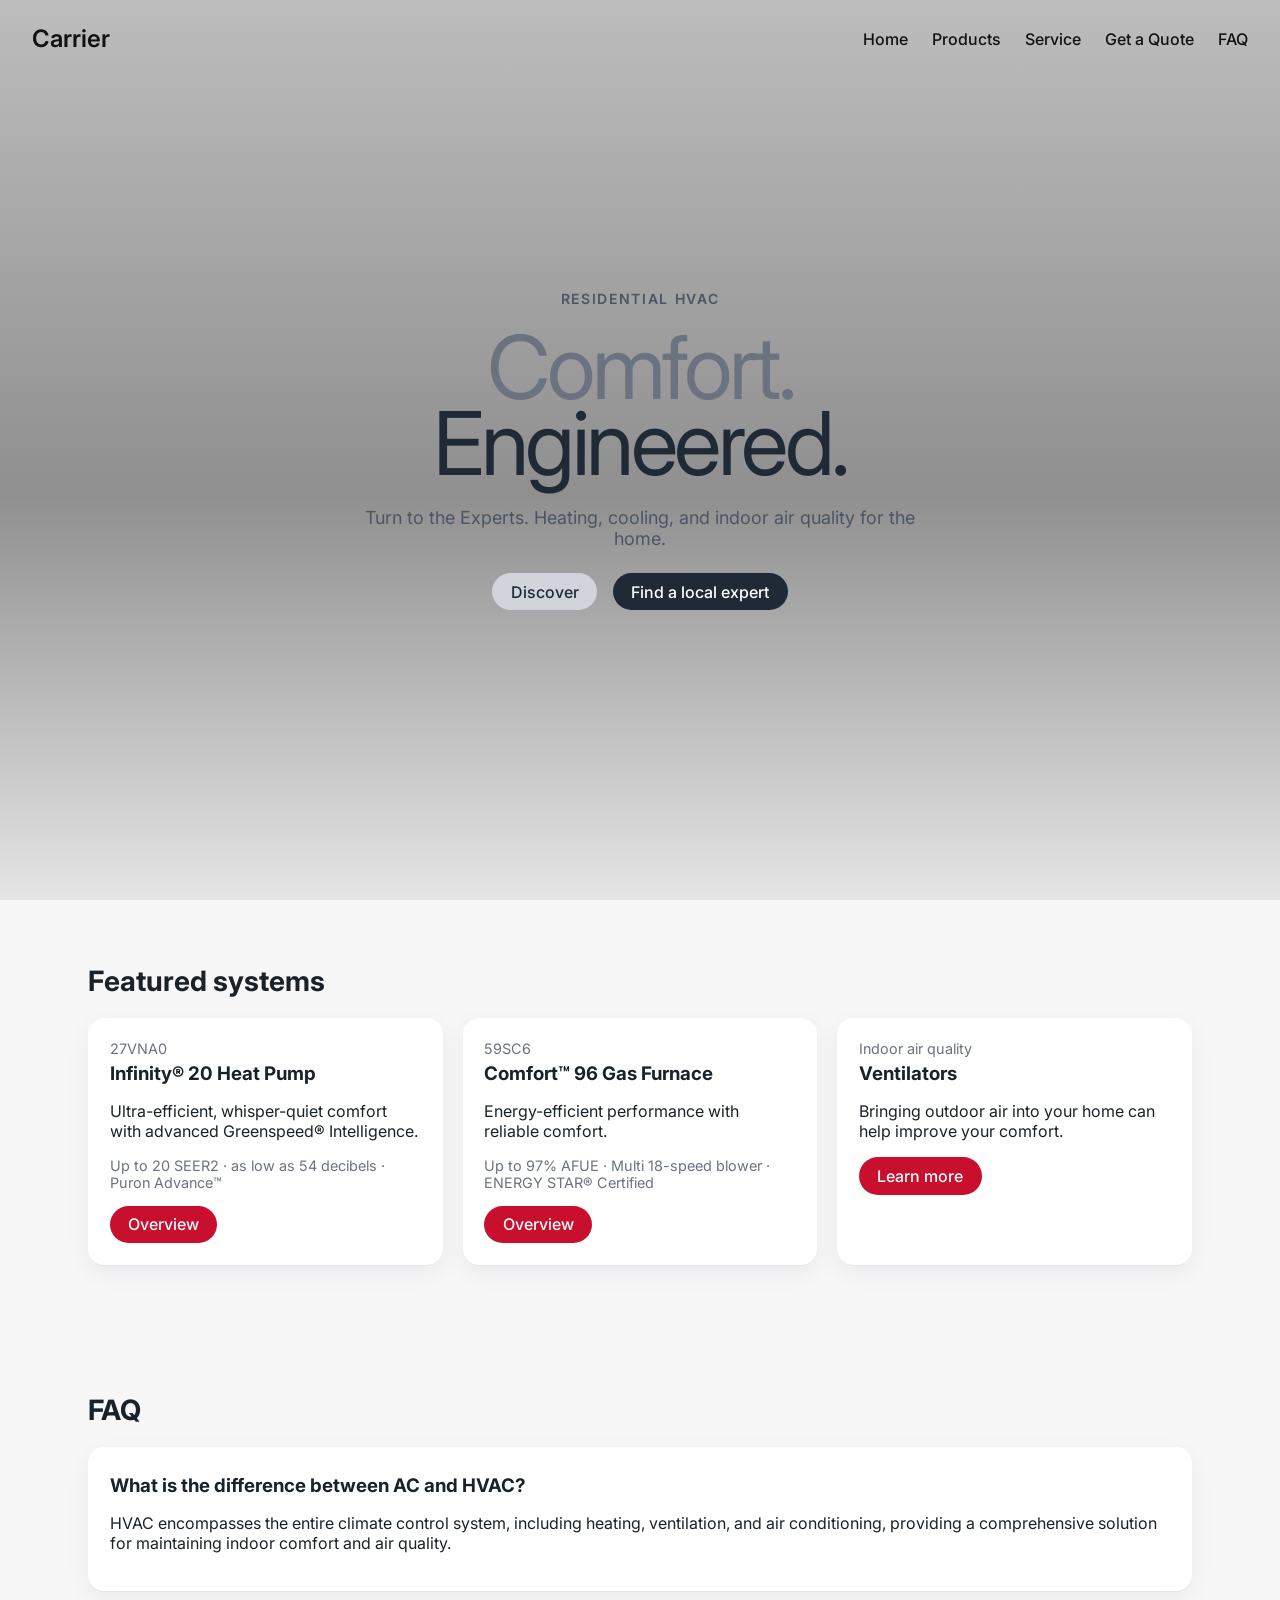
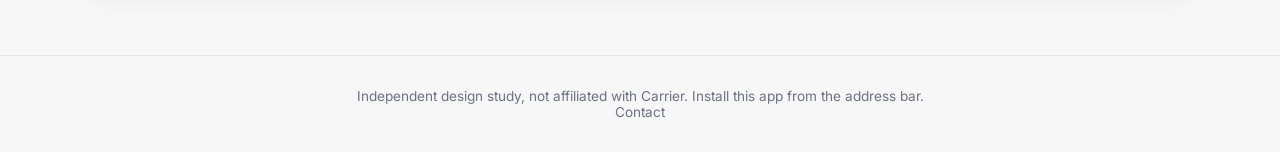
<file: index.html>
<!DOCTYPE html>
<html lang="en">
<head>
  <meta charset="utf-8"/>
  <meta name="viewport" content="width=device-width,initial-scale=1"/>
  <meta name="theme-color" content="#C8102E"/>
  <title>Carrier | Turn to the Experts</title>
  <link rel="manifest" href="/manifest.webmanifest"/>
  <link rel="apple-touch-icon" href="/icons/icon-192.png"/>
  <link rel="stylesheet" href="/styles.css"/>
</head>
<body>
  <header class="hero" id="start">
    <video autoplay muted loop playsinline>
      <source src="https://d8j0ntlcm91z4.cloudfront.net/user_38xzZboKViGWJOttwIXH07lWA1P/hf_20260328_091828_e240eb17-6edc-4129-ad9d-98678e3fd238.mp4" type="video/mp4"/>
    </video>
    <div class="scrim"></div>
    <div class="hero-inner">
      <nav class="nav">
        <a class="brand" href="/">Carrier</a>
        <div class="links">
          <a href="/">Home</a>
          <a href="/products.html">Products</a>
          <a href="/service.html">Service</a>
          <a href="/quote.html">Get a Quote</a>
          <a href="#faq">FAQ</a>
        </div>
        <button class="burger" id="burger" aria-label="Menu">Menu</button>
        <div class="drawer" id="drawer">
          <a href="/">Home</a>
          <a href="/products.html">Products</a>
          <a href="/service.html">Service</a>
          <a href="/quote.html">Get a Quote</a>
          <a href="#faq">FAQ</a>
        </div>
      </nav>
      <div class="hero-main">
        <div>
          <div class="kicker">Residential HVAC</div>
          <div class="h1a">Comfort.</div>
          <div class="h1b">Engineered.</div>
          <p class="sub">Turn to the Experts. Heating, cooling, and indoor air quality for the home.</p>
          <div class="cta-row">
            <a class="btn btn-ghost" href="/products.html">Discover</a>
            <a class="btn btn-dark" href="/quote.html">Find a local expert</a>
          </div>
        </div>
      </div>
    </div>
  </header>
  <main class="wrap">
    <h2 class="section-t">Featured systems</h2>
    <div class="grid cards">
      <article class="card">
        <div class="meta">27VNA0</div>
        <h3>Infinity® 20 Heat Pump</h3>
        <p>Ultra-efficient, whisper-quiet comfort with advanced Greenspeed® Intelligence.</p>
        <p class="meta">Up to 20 SEER2 · as low as 54 decibels · Puron Advance™</p>
        <a class="btn btn-red" href="/products.html">Overview</a>
      </article>
      <article class="card">
        <div class="meta">59SC6</div>
        <h3>Comfort™ 96 Gas Furnace</h3>
        <p>Energy-efficient performance with reliable comfort.</p>
        <p class="meta">Up to 97% AFUE · Multi 18-speed blower · ENERGY STAR® Certified</p>
        <a class="btn btn-red" href="/products.html">Overview</a>
      </article>
      <article class="card">
        <div class="meta">Indoor air quality</div>
        <h3>Ventilators</h3>
        <p>Bringing outdoor air into your home can help improve your comfort.</p>
        <a class="btn btn-red" href="/service.html">Learn more</a>
      </article>
    </div>
  </main>
  <section class="wrap" id="faq">
    <h2 class="section-t">FAQ</h2>
    <div class="card">
      <h3>What is the difference between AC and HVAC?</h3>
      <p>HVAC encompasses the entire climate control system, including heating, ventilation, and air conditioning, providing a comprehensive solution for maintaining indoor comfort and air quality.</p>
    </div>
  </section>
  <footer>Independent design study, not affiliated with Carrier. Install this app from the address bar.<br/><a href="mailto:study@example.com">Contact</a></footer>
  <script src="/app.js"></script>
</body>
</html>
</file>
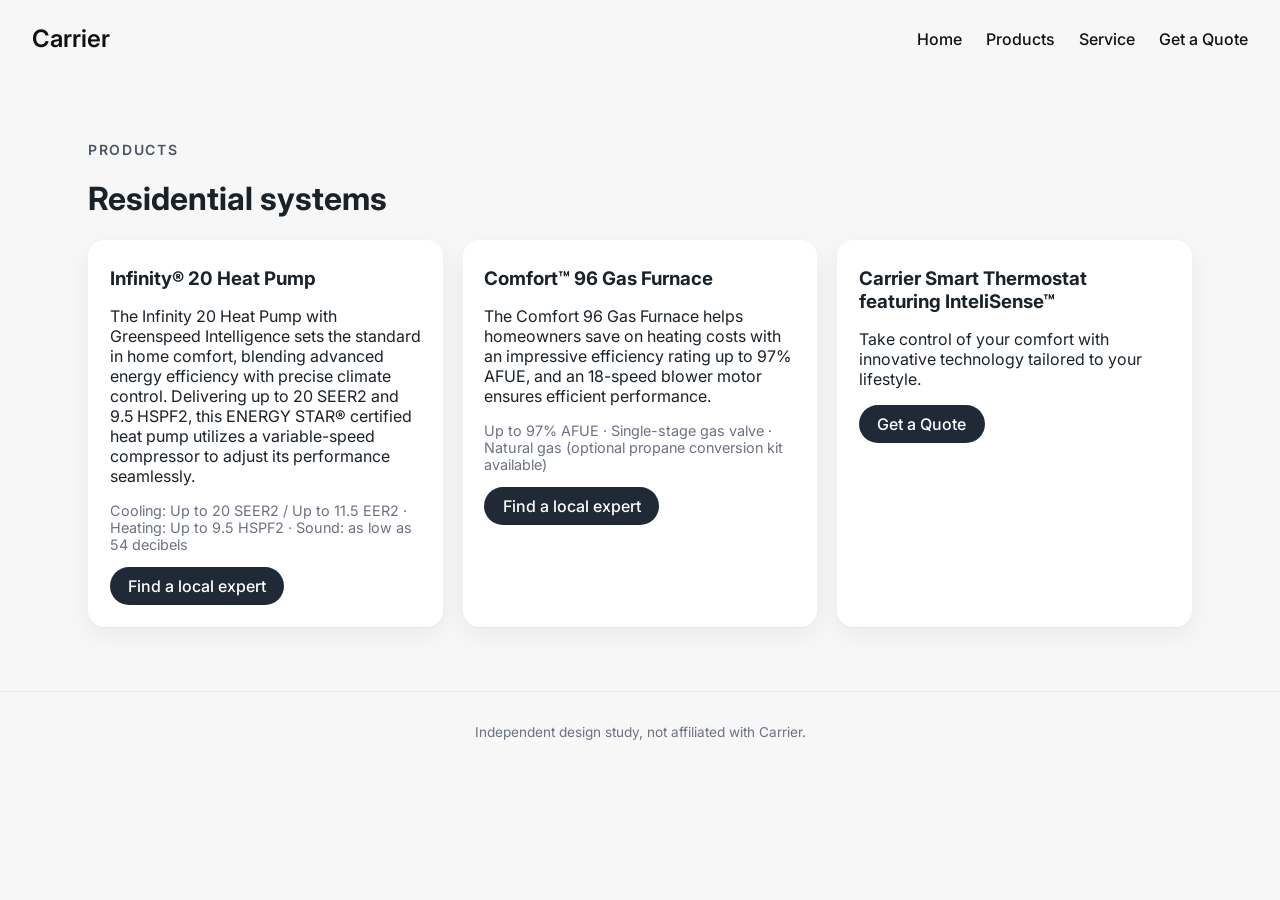
<file: products.html>
<!DOCTYPE html>
<html lang="en">
<head>
  <meta charset="utf-8"/>
  <meta name="viewport" content="width=device-width,initial-scale=1"/>
  <meta name="theme-color" content="#C8102E"/>
  <title>Products | Carrier</title>
  <link rel="manifest" href="/manifest.webmanifest"/>
  <link rel="apple-touch-icon" href="/icons/icon-192.png"/>
  <link rel="stylesheet" href="/styles.css"/>
</head>
<body>
  <nav class="nav" style="position:relative">
    <a class="brand" href="/">Carrier</a>
    <div class="links">
      <a href="/">Home</a>
      <a href="/products.html">Products</a>
      <a href="/service.html">Service</a>
      <a href="/quote.html">Get a Quote</a>
    </div>
  </nav>
  <main class="wrap">
    <div class="kicker">Products</div>
    <h1>Residential systems</h1>
    <div class="grid cards">
      <article class="card">
        <h3>Infinity® 20 Heat Pump</h3>
        <p>The Infinity 20 Heat Pump with Greenspeed Intelligence sets the standard in home comfort, blending advanced energy efficiency with precise climate control. Delivering up to 20 SEER2 and 9.5 HSPF2, this ENERGY STAR® certified heat pump utilizes a variable-speed compressor to adjust its performance seamlessly.</p>
        <p class="meta">Cooling: Up to 20 SEER2 / Up to 11.5 EER2 · Heating: Up to 9.5 HSPF2 · Sound: as low as 54 decibels</p>
        <a class="btn btn-dark" href="/quote.html">Find a local expert</a>
      </article>
      <article class="card">
        <h3>Comfort™ 96 Gas Furnace</h3>
        <p>The Comfort 96 Gas Furnace helps homeowners save on heating costs with an impressive efficiency rating up to 97% AFUE, and an 18-speed blower motor ensures efficient performance.</p>
        <p class="meta">Up to 97% AFUE · Single-stage gas valve · Natural gas (optional propane conversion kit available)</p>
        <a class="btn btn-dark" href="/quote.html">Find a local expert</a>
      </article>
      <article class="card">
        <h3>Carrier Smart Thermostat featuring InteliSense™</h3>
        <p>Take control of your comfort with innovative technology tailored to your lifestyle.</p>
        <a class="btn btn-dark" href="/quote.html">Get a Quote</a>
      </article>
    </div>
  </main>
  <footer>Independent design study, not affiliated with Carrier.</footer>
  <script src="/app.js"></script>
</body>
</html>
</file>
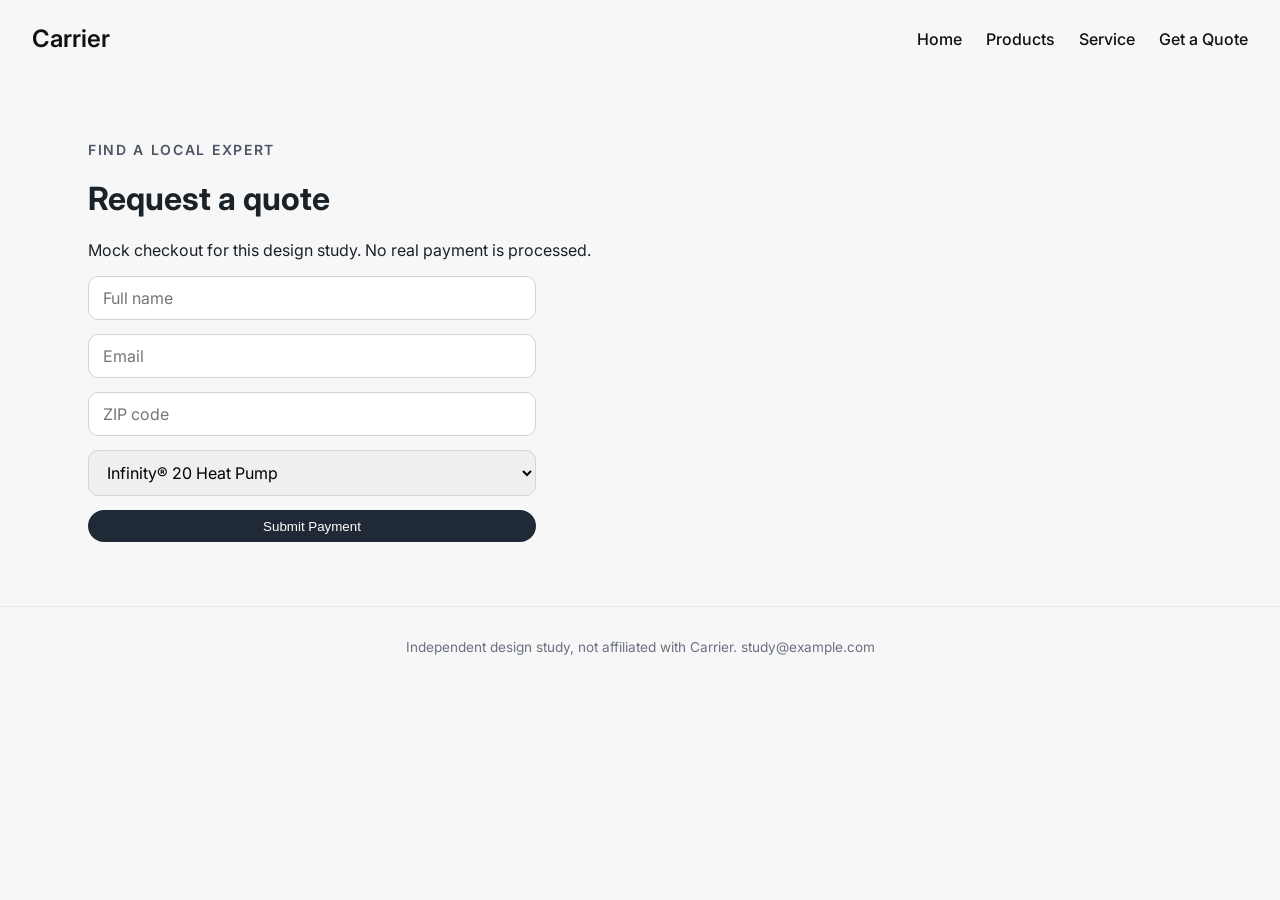
<file: quote.html>
<!DOCTYPE html>
<html lang="en">
<head>
  <meta charset="utf-8"/>
  <meta name="viewport" content="width=device-width,initial-scale=1"/>
  <meta name="theme-color" content="#C8102E"/>
  <title>Get a Quote | Carrier</title>
  <link rel="manifest" href="/manifest.webmanifest"/>
  <link rel="stylesheet" href="/styles.css"/>
</head>
<body>
  <nav class="nav" style="position:relative">
    <a class="brand" href="/">Carrier</a>
    <div class="links">
      <a href="/">Home</a>
      <a href="/products.html">Products</a>
      <a href="/service.html">Service</a>
      <a href="/quote.html">Get a Quote</a>
    </div>
  </nav>
  <main class="wrap">
    <div class="kicker">Find a local expert</div>
    <h1>Request a quote</h1>
    <p>Mock checkout for this design study. No real payment is processed.</p>
    <form class="form" id="quote">
      <input required name="name" placeholder="Full name"/>
      <input required type="email" name="email" placeholder="Email"/>
      <input required name="zip" placeholder="ZIP code"/>
      <select name="need">
        <option>Infinity® 20 Heat Pump</option>
        <option>Comfort™ 96 Gas Furnace</option>
        <option>HVAC Maintenance</option>
        <option>Ventilators</option>
      </select>
      <button class="btn btn-dark" type="submit">Submit Payment</button>
    </form>
    <div class="ok" id="ok">Request received. A local expert will follow up. This is a mock confirmation.</div>
  </main>
  <footer>Independent design study, not affiliated with Carrier. <a href="mailto:study@example.com">study@example.com</a></footer>
  <script src="/app.js"></script>
</body>
</html>
</file>
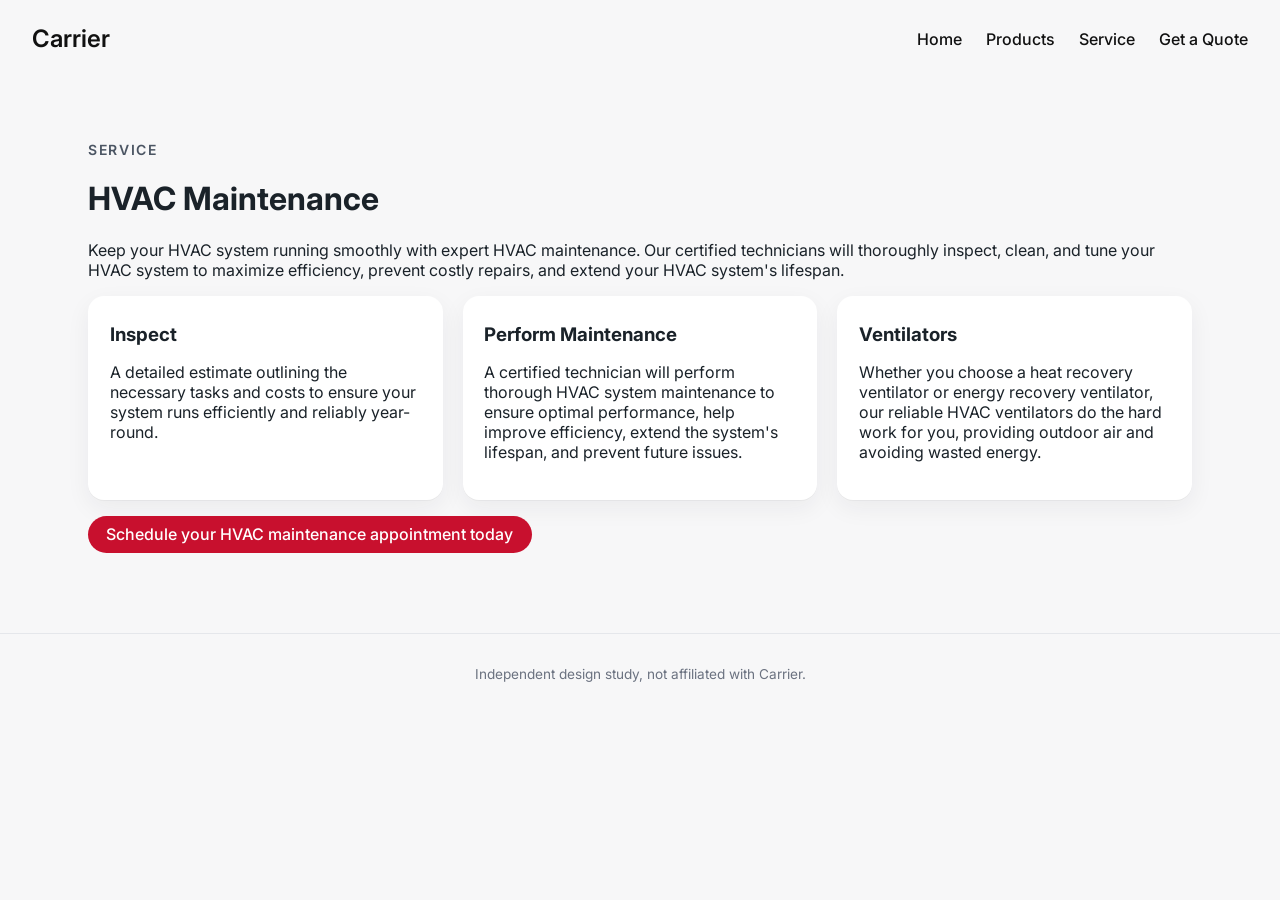
<file: service.html>
<!DOCTYPE html>
<html lang="en">
<head>
  <meta charset="utf-8"/>
  <meta name="viewport" content="width=device-width,initial-scale=1"/>
  <meta name="theme-color" content="#C8102E"/>
  <title>Service | Carrier</title>
  <link rel="manifest" href="/manifest.webmanifest"/>
  <link rel="stylesheet" href="/styles.css"/>
</head>
<body>
  <nav class="nav" style="position:relative">
    <a class="brand" href="/">Carrier</a>
    <div class="links">
      <a href="/">Home</a>
      <a href="/products.html">Products</a>
      <a href="/service.html">Service</a>
      <a href="/quote.html">Get a Quote</a>
    </div>
  </nav>
  <main class="wrap">
    <div class="kicker">Service</div>
    <h1>HVAC Maintenance</h1>
    <p>Keep your HVAC system running smoothly with expert HVAC maintenance. Our certified technicians will thoroughly inspect, clean, and tune your HVAC system to maximize efficiency, prevent costly repairs, and extend your HVAC system's lifespan.</p>
    <div class="grid cards">
      <article class="card"><h3>Inspect</h3><p>A detailed estimate outlining the necessary tasks and costs to ensure your system runs efficiently and reliably year-round.</p></article>
      <article class="card"><h3>Perform Maintenance</h3><p>A certified technician will perform thorough HVAC system maintenance to ensure optimal performance, help improve efficiency, extend the system's lifespan, and prevent future issues.</p></article>
      <article class="card"><h3>Ventilators</h3><p>Whether you choose a heat recovery ventilator or energy recovery ventilator, our reliable HVAC ventilators do the hard work for you, providing outdoor air and avoiding wasted energy.</p></article>
    </div>
    <p><a class="btn btn-red" href="/quote.html">Schedule your HVAC maintenance appointment today</a></p>
  </main>
  <footer>Independent design study, not affiliated with Carrier.</footer>
  <script src="/app.js"></script>
</body>
</html>
</file>
<file: styles.css>
@import url('https://fonts.googleapis.com/css2?family=Inter:wght@400;500;600;700&display=swap');
:root{--red:#C8102E;--navy:#202A36;--ink:#1a2229;--muted:#6b7280;--bg:#f7f7f8;--white:#fff;}
*{box-sizing:border-box}html,body{margin:0;font-family:Inter,system-ui,sans-serif;background:var(--bg);color:var(--ink);min-height:100%}
a{color:inherit;text-decoration:none}
.nav{position:absolute;top:0;left:0;right:0;z-index:20;display:flex;align-items:center;justify-content:space-between;max-width:80rem;margin:0 auto;padding:1.5rem 2rem}
.brand{font-size:1.5rem;font-weight:600;color:#111}
.links{display:none;gap:1.5rem}
.links a{color:#111;font-weight:500;transition:color .2s}
.links a:hover{color:#374151}
.burger{background:none;border:0;font-size:1rem;cursor:pointer}
.drawer{display:none;position:absolute;top:4.5rem;right:1.5rem;background:rgba(255,255,255,.95);backdrop-filter:blur(12px);border-radius:12px;box-shadow:0 10px 30px rgba(0,0,0,.12);padding:1rem 1.25rem;min-width:10rem}
.drawer.open{display:flex;flex-direction:column;gap:.75rem}
.hero{position:relative;height:100vh;overflow:hidden;background:#111}
.hero video{position:absolute;inset:0;width:100%;height:100%;object-fit:cover}
.hero .scrim{position:absolute;inset:0;background:linear-gradient(180deg,rgba(255,255,255,.72),rgba(247,247,248,.55) 55%,rgba(247,247,248,.92))}
.hero-inner{position:relative;height:100%;display:flex;flex-direction:column}
.hero-main{flex:1;display:flex;align-items:center;justify-content:center;text-align:center;padding:0 1.5rem}
.kicker{font-size:.875rem;font-weight:600;letter-spacing:.12em;color:#4b5563;margin-bottom:1rem;text-transform:uppercase}
.h1a,.h1b{font-size:clamp(3rem,10vw,5.5rem);line-height:1;letter-spacing:-.04em;font-weight:400}
.h1a{color:#6b7280}
.h1b{color:#202A36;margin-top:-12px}
.sub{font-size:1.125rem;color:#4b5563;max-width:36rem;margin:1.25rem auto 1.5rem}
.cta-row{display:flex;gap:1rem;justify-content:center;flex-wrap:wrap}
.btn{display:inline-block;padding:.55rem 1.15rem;border-radius:999px;font-weight:500;border:0;cursor:pointer;transition:background .2s,color .2s}
.btn-ghost{background:#d1d5db;color:#1f2937}
.btn-ghost:hover{background:#9ca3af}
.btn-dark{background:#202A36;color:#fff}
.btn-dark:hover{background:#1a2229}
.btn-red{background:var(--red);color:#fff}
.wrap{max-width:72rem;margin:0 auto;padding:4rem 1.5rem}
.grid{display:grid;gap:1.25rem}
.cards{grid-template-columns:1fr}
.card{background:#fff;border-radius:16px;padding:1.35rem;box-shadow:0 1px 0 rgba(0,0,0,.04),0 8px 24px rgba(32,42,54,.06)}
.card h3{margin:.35rem 0 .4rem}
.meta{color:var(--muted);font-size:.9rem}
.section-t{font-size:1.75rem;margin:0 0 1.25rem}
footer{border-top:1px solid #e5e7eb;padding:2rem 1.5rem;color:#6b7280;font-size:.85rem;text-align:center}
.form{display:grid;gap:.85rem;max-width:28rem}
.form input,.form select,.form textarea{padding:.7rem .85rem;border:1px solid #d1d5db;border-radius:10px;font:inherit}
.ok{display:none;background:#ecfdf5;color:#065f46;padding:1rem;border-radius:12px}
@media(min-width:768px){.links{display:flex}.burger{display:none}.cards{grid-template-columns:repeat(3,1fr)}}
</file>
